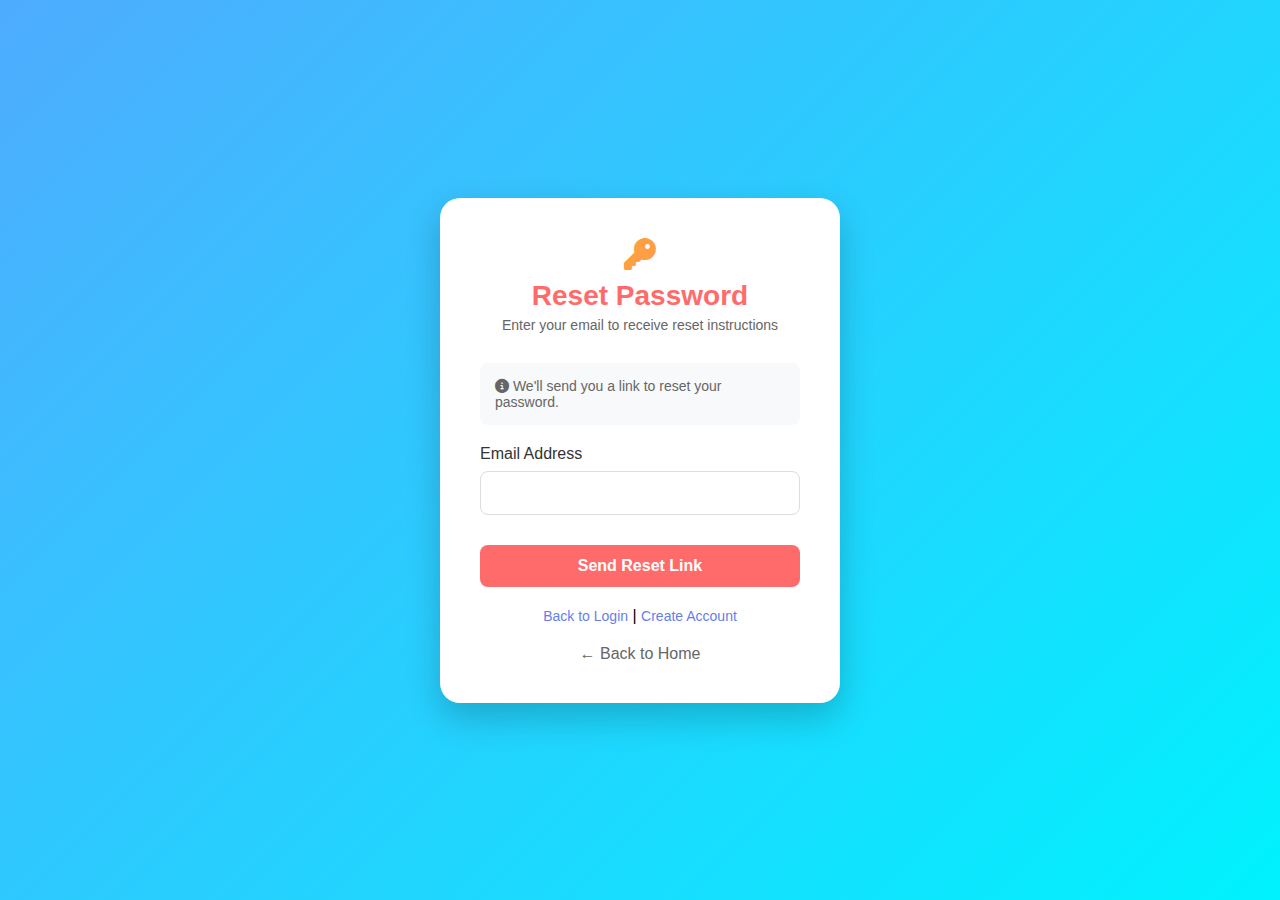
<file: recipe_app/templates/forgot_password_page.html>
<!DOCTYPE html>
<html lang="en">
<head>
    <meta charset="UTF-8">
    <meta name="viewport" content="width=device-width, initial-scale=1.0">
    <title>Forgot Password - FlavorVerse</title>
    <link rel="stylesheet" href="https://cdnjs.cloudflare.com/ajax/libs/font-awesome/6.4.0/css/all.min.css">
    <style>
        * {
            margin: 0;
            padding: 0;
            box-sizing: border-box;
        }

        body {
            font-family: 'Poppins', sans-serif;
            background: linear-gradient(135deg, #4facfe 0%, #00f2fe 100%);
            min-height: 100vh;
            display: flex;
            align-items: center;
            justify-content: center;
            padding: 20px;
        }

        .forgot-container {
            background: white;
            border-radius: 20px;
            box-shadow: 0 15px 35px rgba(0,0,0,0.2);
            width: 100%;
            max-width: 400px;
            padding: 40px;
        }

        .logo {
            text-align: center;
            margin-bottom: 30px;
        }

        .logo h1 {
            color: #ff6b6b;
            font-size: 28px;
            margin-bottom: 5px;
        }

        .logo i {
            color: #ff9f43;
            font-size: 32px;
            margin-bottom: 10px;
        }

        .logo p {
            color: #666;
            font-size: 14px;
        }

        .form-group {
            margin-bottom: 20px;
        }

        .form-group label {
            display: block;
            margin-bottom: 8px;
            font-weight: 500;
            color: #333;
        }

        .form-group input {
            width: 100%;
            padding: 12px 15px;
            border: 1px solid #ddd;
            border-radius: 8px;
            font-size: 16px;
            transition: all 0.3s;
        }

        .form-group input:focus {
            border-color: #ff6b6b;
            outline: none;
            box-shadow: 0 0 0 3px rgba(255, 107, 107, 0.1);
        }

        .btn {
            width: 100%;
            padding: 12px;
            background: #ff6b6b;
            color: white;
            border: none;
            border-radius: 8px;
            font-size: 16px;
            font-weight: 600;
            cursor: pointer;
            transition: all 0.3s;
            margin-top: 10px;
        }

        .btn:hover {
            background: #ff5252;
            transform: translateY(-2px);
            box-shadow: 0 5px 15px rgba(255, 107, 107, 0.3);
        }

        .links {
            text-align: center;
            margin-top: 20px;
        }

        .links a {
            color: #667eea;
            text-decoration: none;
            font-size: 14px;
        }

        .links a:hover {
            text-decoration: underline;
        }

        .message {
            padding: 10px;
            border-radius: 8px;
            margin-bottom: 20px;
            text-align: center;
            font-size: 14px;
            display: none;
        }

        .success {
            background: #d4edda;
            color: #155724;
            border: 1px solid #c3e6cb;
        }

        .error {
            background: #f8d7da;
            color: #721c24;
            border: 1px solid #f5c6cb;
        }

        .back-home {
            text-align: center;
            margin-top: 20px;
        }

        .back-home a {
            color: #666;
            text-decoration: none;
        }

        .back-home a:hover {
            color: #ff6b6b;
        }

        .info-box {
            background: #f8f9fa;
            padding: 15px;
            border-radius: 8px;
            margin-bottom: 20px;
            font-size: 14px;
            color: #666;
        }
    </style>
</head>
<body>
    <div class="forgot-container">
        <div class="logo">
            <i class="fas fa-key"></i>
            <h1>Reset Password</h1>
            <p>Enter your email to receive reset instructions</p>
        </div>

        <div id="message" class="message" style="display: none;"></div>

        <div class="info-box">
            <i class="fas fa-info-circle"></i>
            We'll send you a link to reset your password.
        </div>

        <form id="forgotForm">
            <div class="form-group">
                <label for="email">Email Address</label>
                <input type="email" id="email" name="email" required>
            </div>

            <button type="submit" class="btn">Send Reset Link</button>
        </form>

        <div class="links">
            <a href="/login-page">Back to Login</a> | 
            <a href="/register-page">Create Account</a>
        </div>

        <div class="back-home">
            <a href="/">← Back to Home</a>
        </div>
    </div>

    <script>
        document.getElementById('forgotForm').addEventListener('submit', async function(e) {
            e.preventDefault();
            
            const email = document.getElementById('email').value;
            
            const response = await fetch('/api/forgot-password', {
                method: 'POST',
                headers: {
                    'Content-Type': 'application/json'
                },
                body: JSON.stringify({
                    email: email
                })
            });
            
            const data = await response.json();
            
            const messageDiv = document.getElementById('message');
            messageDiv.style.display = 'block';
            messageDiv.textContent = data.message;
            
            if (data.success) {
                messageDiv.className = 'message success';
                if (data.reset_link) {
                    messageDiv.innerHTML += `<br><small>Demo link: <a href="${data.reset_link}">${data.reset_link}</a></small>`;
                }
            } else {
                messageDiv.className = 'message error';
            }
        });
    </script>
</body>
</html>
</file>
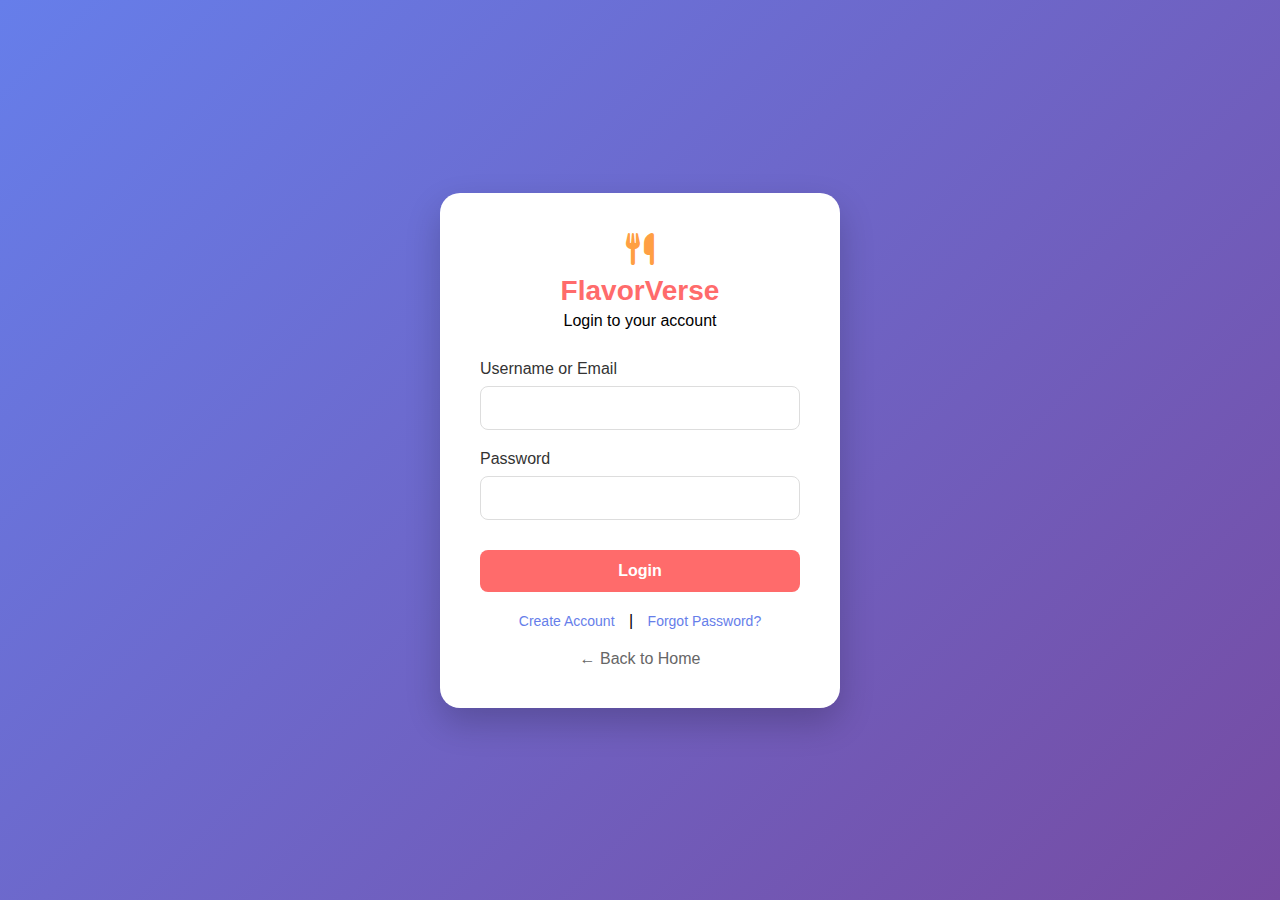
<file: recipe_app/templates/login_page.html>
<!DOCTYPE html>
<html lang="en">
<head>
    <meta charset="UTF-8">
    <meta name="viewport" content="width=device-width, initial-scale=1.0">
    <title>Login - FlavorVerse</title>
    <link rel="stylesheet" href="https://cdnjs.cloudflare.com/ajax/libs/font-awesome/6.4.0/css/all.min.css">
    <style>
        * {
            margin: 0;
            padding: 0;
            box-sizing: border-box;
        }

        body {
            font-family: 'Poppins', sans-serif;
            background: linear-gradient(135deg, #667eea 0%, #764ba2 100%);
            min-height: 100vh;
            display: flex;
            align-items: center;
            justify-content: center;
        }

        .login-container {
            background: white;
            border-radius: 20px;
            box-shadow: 0 15px 35px rgba(0,0,0,0.2);
            width: 100%;
            max-width: 400px;
            padding: 40px;
        }

        .logo {
            text-align: center;
            margin-bottom: 30px;
        }

        .logo h1 {
            color: #ff6b6b;
            font-size: 28px;
            margin-bottom: 5px;
        }

        .logo i {
            color: #ff9f43;
            font-size: 32px;
            margin-bottom: 10px;
        }

        .form-group {
            margin-bottom: 20px;
        }

        .form-group label {
            display: block;
            margin-bottom: 8px;
            font-weight: 500;
            color: #333;
        }

        .form-group input {
            width: 100%;
            padding: 12px 15px;
            border: 1px solid #ddd;
            border-radius: 8px;
            font-size: 16px;
            transition: all 0.3s;
        }

        .form-group input:focus {
            border-color: #ff6b6b;
            outline: none;
            box-shadow: 0 0 0 3px rgba(255, 107, 107, 0.1);
        }

        .btn {
            width: 100%;
            padding: 12px;
            background: #ff6b6b;
            color: white;
            border: none;
            border-radius: 8px;
            font-size: 16px;
            font-weight: 600;
            cursor: pointer;
            transition: all 0.3s;
            margin-top: 10px;
        }

        .btn:hover {
            background: #ff5252;
            transform: translateY(-2px);
            box-shadow: 0 5px 15px rgba(255, 107, 107, 0.3);
        }

        .links {
            text-align: center;
            margin-top: 20px;
        }

        .links a {
            color: #667eea;
            text-decoration: none;
            margin: 0 10px;
            font-size: 14px;
        }

        .links a:hover {
            text-decoration: underline;
        }

        .message {
            padding: 10px;
            border-radius: 8px;
            margin-bottom: 20px;
            text-align: center;
            font-size: 14px;
        }

        .success {
            background: #d4edda;
            color: #155724;
            border: 1px solid #c3e6cb;
        }

        .error {
            background: #f8d7da;
            color: #721c24;
            border: 1px solid #f5c6cb;
        }

        .back-home {
            text-align: center;
            margin-top: 20px;
        }

        .back-home a {
            color: #666;
            text-decoration: none;
        }

        .back-home a:hover {
            color: #ff6b6b;
        }
    </style>
</head>
<body>
    <div class="login-container">
        <div class="logo">
            <i class="fas fa-utensils"></i>
            <h1>FlavorVerse</h1>
            <p>Login to your account</p>
        </div>

        <div id="message" class="message" style="display: none;"></div>

        <form id="loginForm">
            <div class="form-group">
                <label for="username">Username or Email</label>
                <input type="text" id="username" name="username" required>
            </div>

            <div class="form-group">
                <label for="password">Password</label>
                <input type="password" id="password" name="password" required>
            </div>

            <button type="submit" class="btn">Login</button>
        </form>

        <div class="links">
            <a href="/register-page">Create Account</a> | 
            <a href="/forgot-password-page">Forgot Password?</a>
        </div>

        <div class="back-home">
            <a href="/">← Back to Home</a>
        </div>
    </div>

    <script>
        document.getElementById('loginForm').addEventListener('submit', async function(e) {
            e.preventDefault();
            
            const username = document.getElementById('username').value;
            const password = document.getElementById('password').value;
            
            const response = await fetch('/api/login', {
                method: 'POST',
                headers: {
                    'Content-Type': 'application/json'
                },
                body: JSON.stringify({
                    username: username,
                    password: password
                })
            });
            
            const data = await response.json();
            
            const messageDiv = document.getElementById('message');
            messageDiv.style.display = 'block';
            messageDiv.textContent = data.message;
            
            if (data.success) {
                messageDiv.className = 'message success';
                setTimeout(() => {
                    window.location.href = '/dashboard';
                }, 1500);
            } else {
                messageDiv.className = 'message error';
            }
        });
    </script>
</body>
</html>
</file>
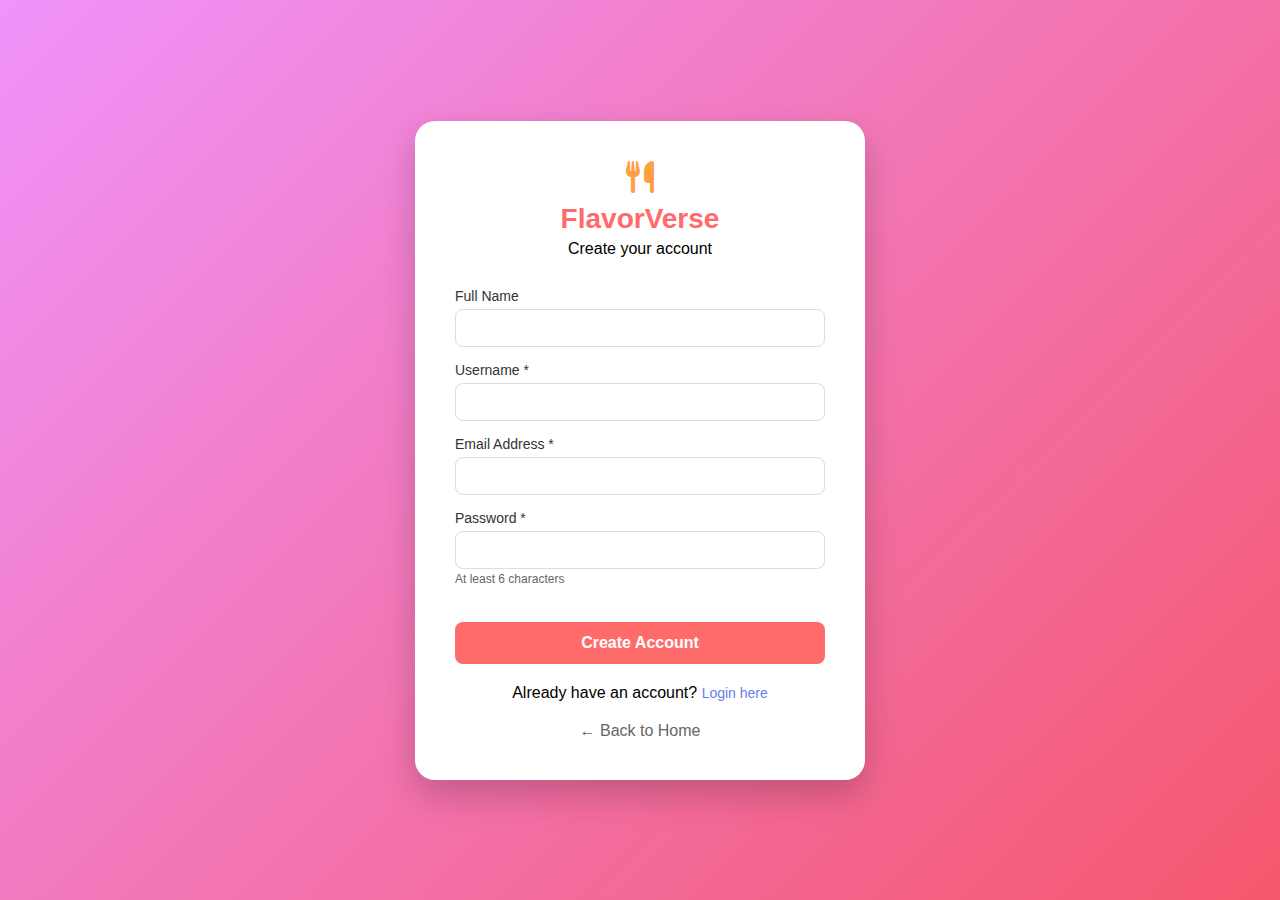
<file: recipe_app/templates/register_page.html>
<!DOCTYPE html>
<html lang="en">
<head>
    <meta charset="UTF-8">
    <meta name="viewport" content="width=device-width, initial-scale=1.0">
    <title>Register - FlavorVerse</title>
    <link rel="stylesheet" href="https://cdnjs.cloudflare.com/ajax/libs/font-awesome/6.4.0/css/all.min.css">
    <style>
        * {
            margin: 0;
            padding: 0;
            box-sizing: border-box;
        }

        body {
            font-family: 'Poppins', sans-serif;
            background: linear-gradient(135deg, #f093fb 0%, #f5576c 100%);
            min-height: 100vh;
            display: flex;
            align-items: center;
            justify-content: center;
            padding: 20px;
        }

        .register-container {
            background: white;
            border-radius: 20px;
            box-shadow: 0 15px 35px rgba(0,0,0,0.2);
            width: 100%;
            max-width: 450px;
            padding: 40px;
        }

        .logo {
            text-align: center;
            margin-bottom: 30px;
        }

        .logo h1 {
            color: #ff6b6b;
            font-size: 28px;
            margin-bottom: 5px;
        }

        .logo i {
            color: #ff9f43;
            font-size: 32px;
            margin-bottom: 10px;
        }

        .form-group {
            margin-bottom: 15px;
        }

        .form-group label {
            display: block;
            margin-bottom: 5px;
            font-weight: 500;
            color: #333;
            font-size: 14px;
        }

        .form-group input {
            width: 100%;
            padding: 10px 15px;
            border: 1px solid #ddd;
            border-radius: 8px;
            font-size: 14px;
            transition: all 0.3s;
        }

        .form-group input:focus {
            border-color: #ff6b6b;
            outline: none;
            box-shadow: 0 0 0 3px rgba(255, 107, 107, 0.1);
        }

        .btn {
            width: 100%;
            padding: 12px;
            background: #ff6b6b;
            color: white;
            border: none;
            border-radius: 8px;
            font-size: 16px;
            font-weight: 600;
            cursor: pointer;
            transition: all 0.3s;
            margin-top: 20px;
        }

        .btn:hover {
            background: #ff5252;
            transform: translateY(-2px);
            box-shadow: 0 5px 15px rgba(255, 107, 107, 0.3);
        }

        .links {
            text-align: center;
            margin-top: 20px;
        }

        .links a {
            color: #667eea;
            text-decoration: none;
            font-size: 14px;
        }

        .links a:hover {
            text-decoration: underline;
        }

        .message {
            padding: 10px;
            border-radius: 8px;
            margin-bottom: 20px;
            text-align: center;
            font-size: 14px;
            display: none;
        }

        .success {
            background: #d4edda;
            color: #155724;
            border: 1px solid #c3e6cb;
        }

        .error {
            background: #f8d7da;
            color: #721c24;
            border: 1px solid #f5c6cb;
        }

        .back-home {
            text-align: center;
            margin-top: 20px;
        }

        .back-home a {
            color: #666;
            text-decoration: none;
        }

        .back-home a:hover {
            color: #ff6b6b;
        }
    </style>
</head>
<body>
    <div class="register-container">
        <div class="logo">
            <i class="fas fa-utensils"></i>
            <h1>FlavorVerse</h1>
            <p>Create your account</p>
        </div>

        <div id="message" class="message" style="display: none;"></div>

        <form id="registerForm">
            <div class="form-group">
                <label for="full_name">Full Name</label>
                <input type="text" id="full_name" name="full_name">
            </div>

            <div class="form-group">
                <label for="username">Username *</label>
                <input type="text" id="username" name="username" required>
            </div>

            <div class="form-group">
                <label for="email">Email Address *</label>
                <input type="email" id="email" name="email" required>
            </div>

            <div class="form-group">
                <label for="password">Password *</label>
                <input type="password" id="password" name="password" required>
                <small style="color: #666; font-size: 12px;">At least 6 characters</small>
            </div>

            <button type="submit" class="btn">Create Account</button>
        </form>

        <div class="links">
            Already have an account? <a href="/login-page">Login here</a>
        </div>

        <div class="back-home">
            <a href="/">← Back to Home</a>
        </div>
    </div>

    <script>
        document.getElementById('registerForm').addEventListener('submit', async function(e) {
            e.preventDefault();
            
            const full_name = document.getElementById('full_name').value;
            const username = document.getElementById('username').value;
            const email = document.getElementById('email').value;
            const password = document.getElementById('password').value;
            
            const response = await fetch('/api/register', {
                method: 'POST',
                headers: {
                    'Content-Type': 'application/json'
                },
                body: JSON.stringify({
                    full_name: full_name,
                    username: username,
                    email: email,
                    password: password
                })
            });
            
            const data = await response.json();
            
            const messageDiv = document.getElementById('message');
            messageDiv.style.display = 'block';
            messageDiv.textContent = data.message;
            
            if (data.success) {
                messageDiv.className = 'message success';
                setTimeout(() => {
                    window.location.href = '/login-page';
                }, 2000);
            } else {
                messageDiv.className = 'message error';
            }
        });
    </script>
</body>
</html>
</file>
